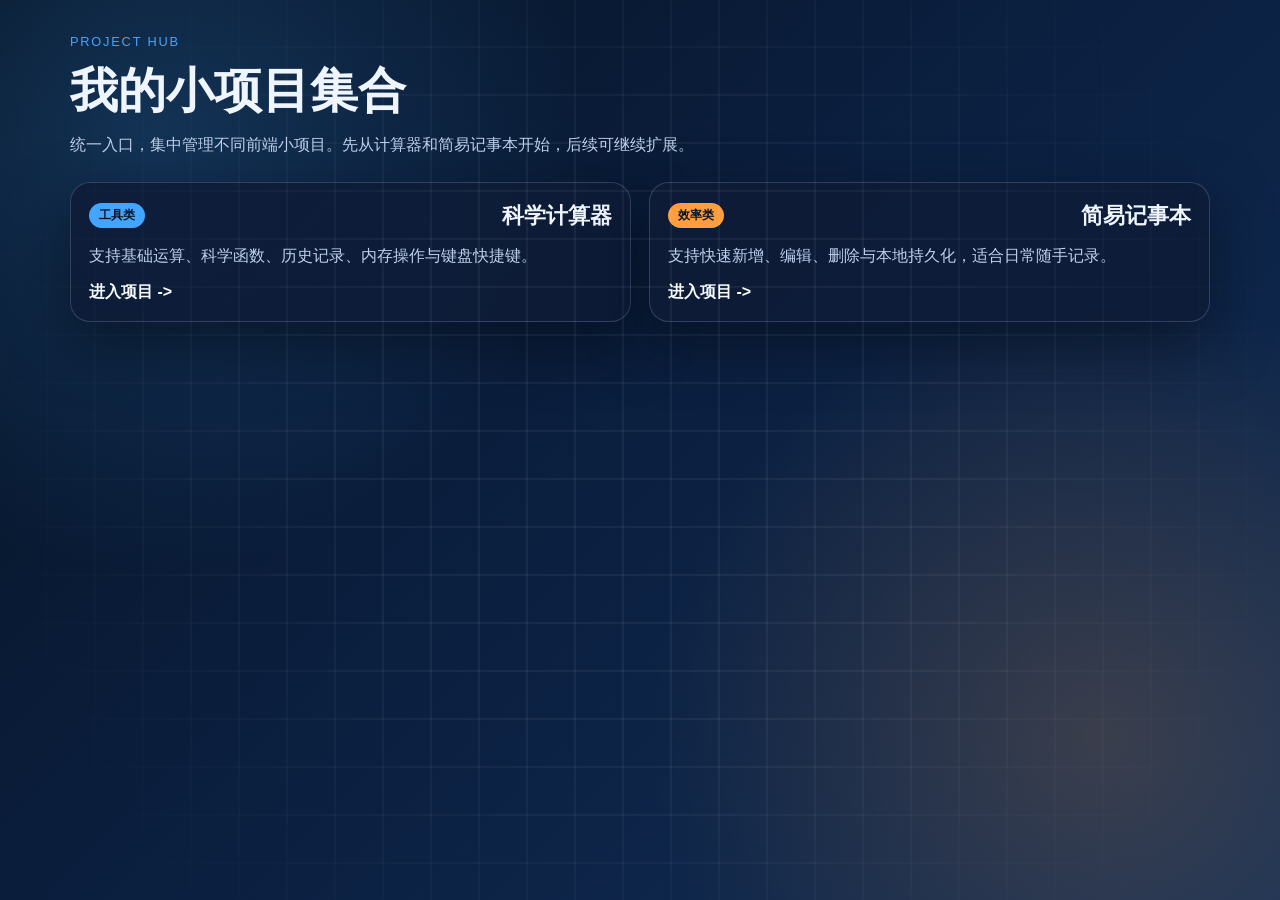
<file: frontend/index.html>
﻿<!DOCTYPE html>
<html lang="zh-CN">
<head>
    <meta charset="UTF-8">
    <meta name="viewport" content="width=device-width, initial-scale=1.0">
    <title>小项目集合</title>
    <link rel="stylesheet" href="./portal.css">
</head>
<body>
    <div class="bg-layer"></div>
    <main class="portal">
        <header class="portal-hero">
            <p class="hero-tag">Project Hub</p>
            <h1>我的小项目集合</h1>
            <p class="hero-desc">统一入口，集中管理不同前端小项目。先从计算器和简易记事本开始，后续可继续扩展。</p>
        </header>

        <section class="project-grid">
            <a class="project-card" href="./projects/calculator/index.html">
                <div class="card-top">
                    <span class="badge badge-blue">工具类</span>
                    <h2>科学计算器</h2>
                </div>
                <p>支持基础运算、科学函数、历史记录、内存操作与键盘快捷键。</p>
                <span class="card-link">进入项目 -></span>
            </a>

            <a class="project-card" href="./projects/notepad/index.html">
                <div class="card-top">
                    <span class="badge badge-orange">效率类</span>
                    <h2>简易记事本</h2>
                </div>
                <p>支持快速新增、编辑、删除与本地持久化，适合日常随手记录。</p>
                <span class="card-link">进入项目 -></span>
            </a>
        </section>
    </main>
</body>
</html>
</file>
<file: frontend/portal.css>
﻿:root {
    --bg-0: #061324;
    --bg-1: #0b1f3f;
    --bg-2: #112e57;
    --surface: rgba(14, 28, 55, 0.88);
    --surface-border: rgba(183, 214, 255, 0.2);
    --text-main: #eef5ff;
    --text-sub: #bdd0ec;
    --blue: #42a5ff;
    --orange: #ff9d3f;
    --shadow: 0 22px 58px rgba(5, 11, 23, 0.54);
}

* {
    box-sizing: border-box;
}

html,
body {
    margin: 0;
    min-height: 100%;
}

body {
    font-family: "Microsoft YaHei", "Segoe UI", sans-serif;
    color: var(--text-main);
    background:
        radial-gradient(circle at 12% 15%, rgba(66, 165, 255, 0.2), transparent 32%),
        radial-gradient(circle at 86% 82%, rgba(255, 157, 63, 0.18), transparent 34%),
        linear-gradient(135deg, var(--bg-0), var(--bg-1) 48%, var(--bg-2));
}

.bg-layer {
    position: fixed;
    inset: 0;
    pointer-events: none;
    background-image: linear-gradient(transparent 96%, rgba(255, 255, 255, 0.05) 96%), linear-gradient(90deg, transparent 96%, rgba(255, 255, 255, 0.05) 96%);
    background-size: 48px 48px;
    mask-image: radial-gradient(circle at center, black 38%, transparent 86%);
}

.portal {
    width: min(1140px, 94vw);
    margin: 0 auto;
    padding: 34px 0 48px;
}

.portal-hero {
    margin-bottom: 24px;
    animation: rise 520ms ease-out;
}

.hero-tag {
    margin: 0;
    color: var(--blue);
    font-size: 0.8rem;
    letter-spacing: 0.14em;
    text-transform: uppercase;
}

.portal-hero h1 {
    margin: 10px 0;
    font-size: clamp(2rem, 4vw, 3rem);
}

.hero-desc {
    margin: 0;
    color: var(--text-sub);
    max-width: 800px;
    line-height: 1.55;
}

.project-grid {
    display: grid;
    grid-template-columns: repeat(2, minmax(0, 1fr));
    gap: 18px;
    animation: rise 720ms ease-out;
}

.project-card {
    display: flex;
    flex-direction: column;
    gap: 14px;
    text-decoration: none;
    color: inherit;
    background: var(--surface);
    border: 1px solid var(--surface-border);
    border-radius: 20px;
    padding: 18px;
    box-shadow: var(--shadow);
    transition: transform 140ms ease, border-color 160ms ease, filter 160ms ease;
}

.project-card:hover {
    transform: translateY(-3px);
    border-color: rgba(225, 238, 255, 0.42);
    filter: brightness(1.05);
}

.card-top {
    display: flex;
    justify-content: space-between;
    gap: 10px;
    align-items: center;
}

.card-top h2 {
    margin: 0;
    font-size: 1.35rem;
}

.badge {
    border-radius: 999px;
    padding: 4px 10px;
    font-size: 0.75rem;
    font-weight: 700;
    color: #081428;
}

.badge-blue {
    background: var(--blue);
}

.badge-orange {
    background: var(--orange);
}

.project-card p {
    margin: 0;
    color: var(--text-sub);
    line-height: 1.52;
}

.card-link {
    margin-top: auto;
    color: #f6fbff;
    font-weight: 700;
}

@keyframes rise {
    from {
        opacity: 0;
        transform: translateY(9px);
    }
    to {
        opacity: 1;
        transform: translateY(0);
    }
}

@media (max-width: 860px) {
    .project-grid {
        grid-template-columns: 1fr;
    }
}
</file>
